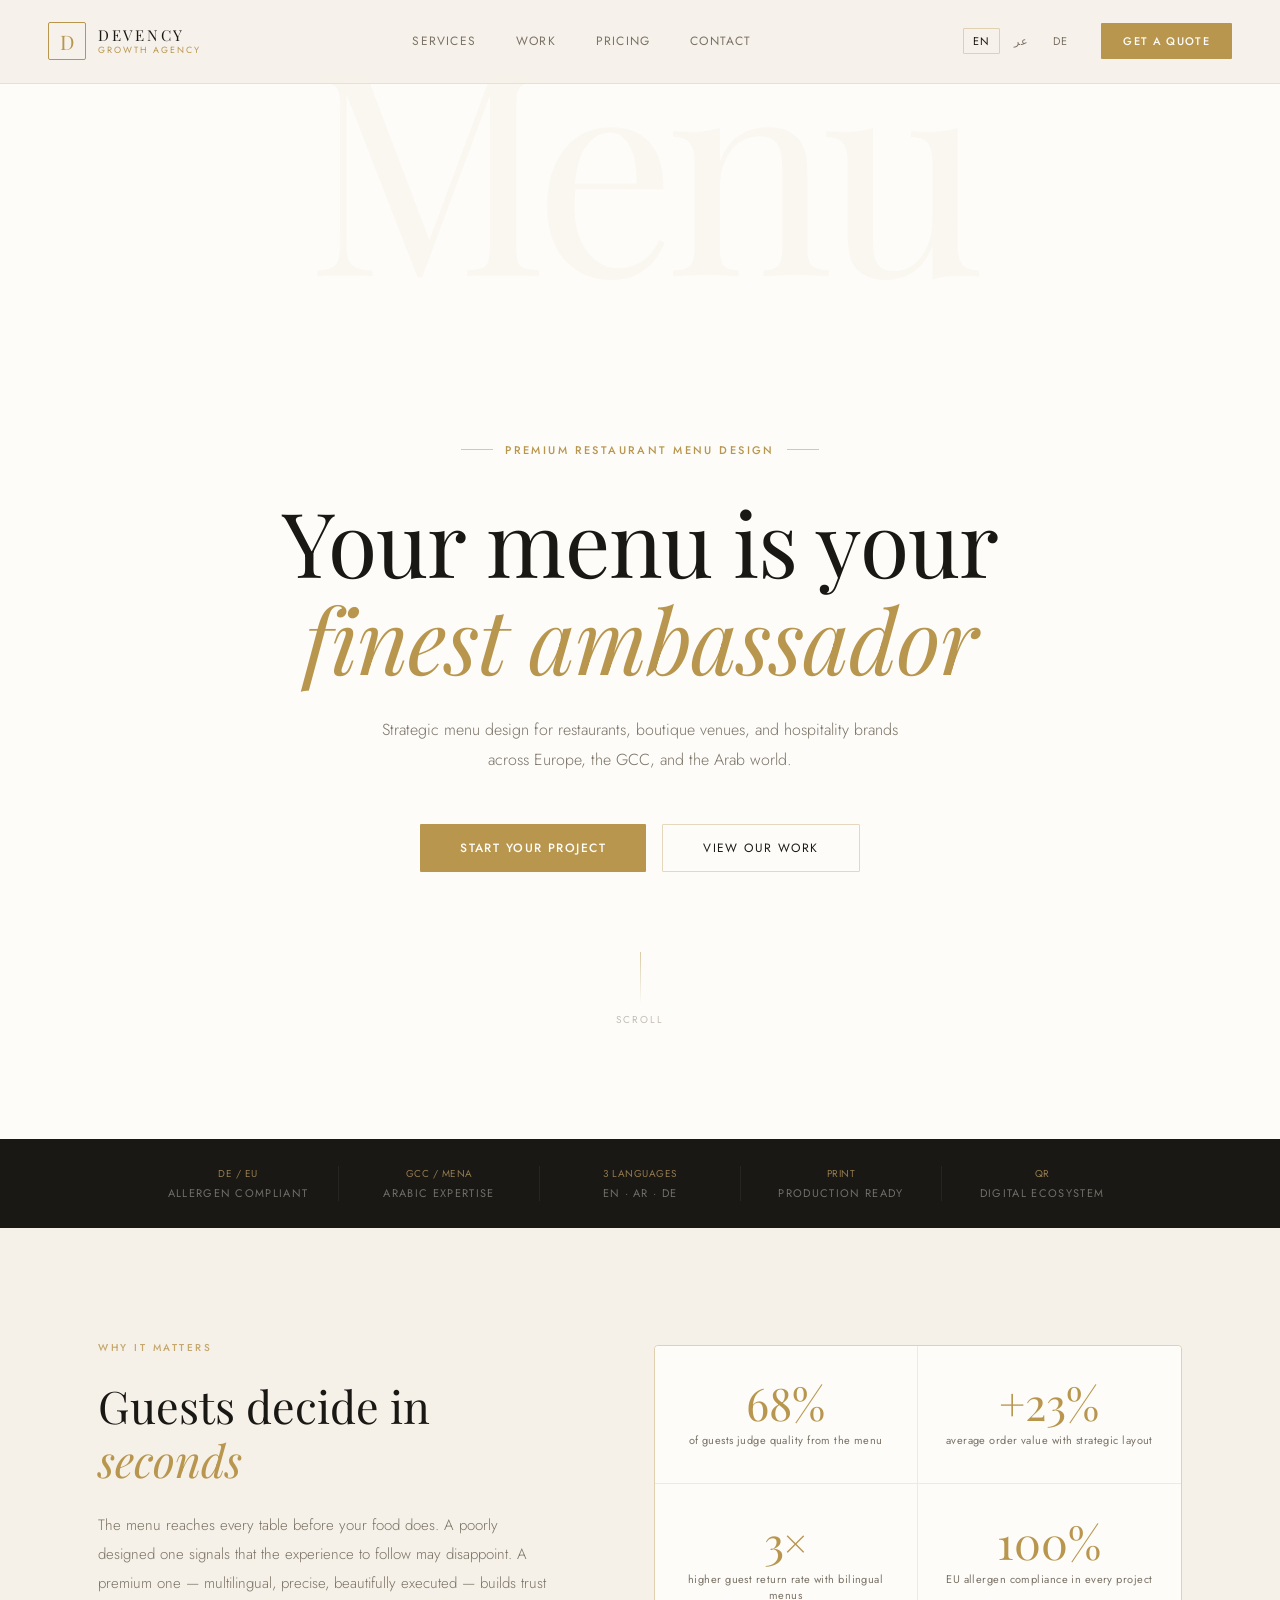
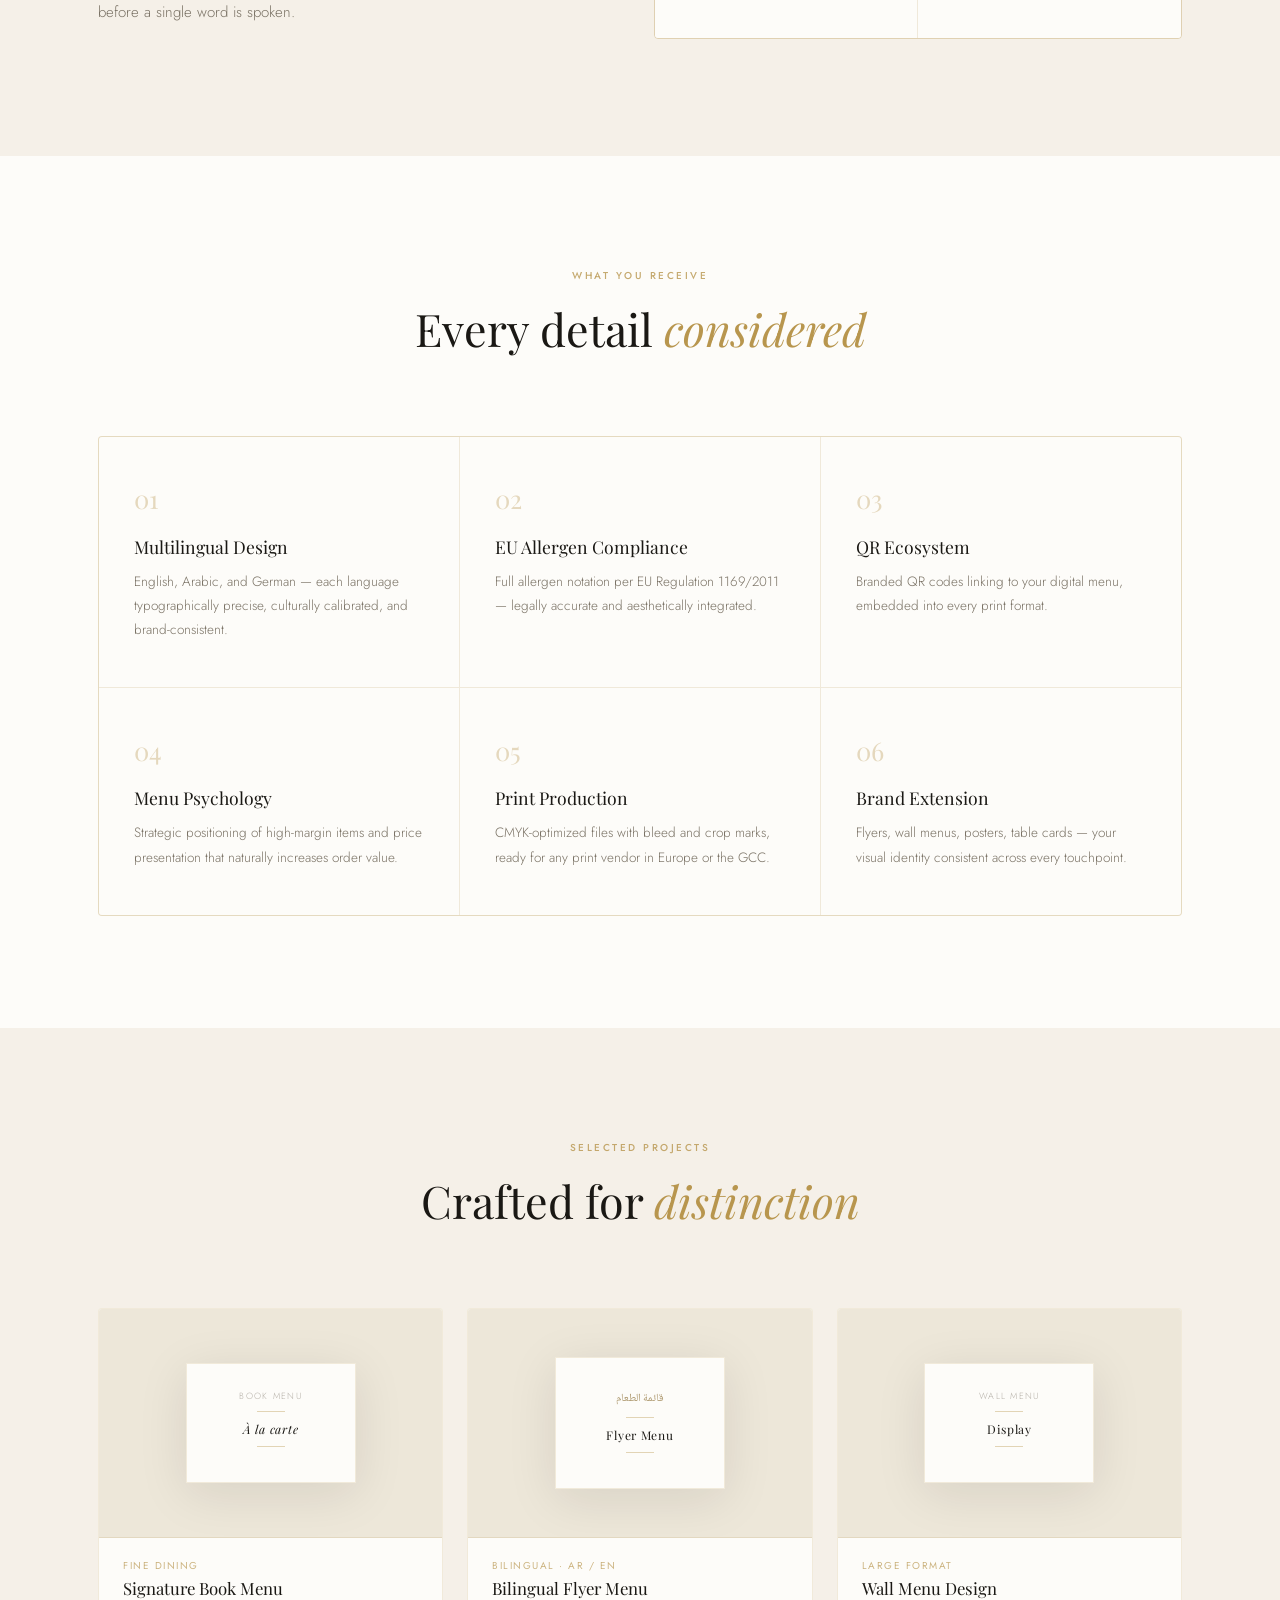
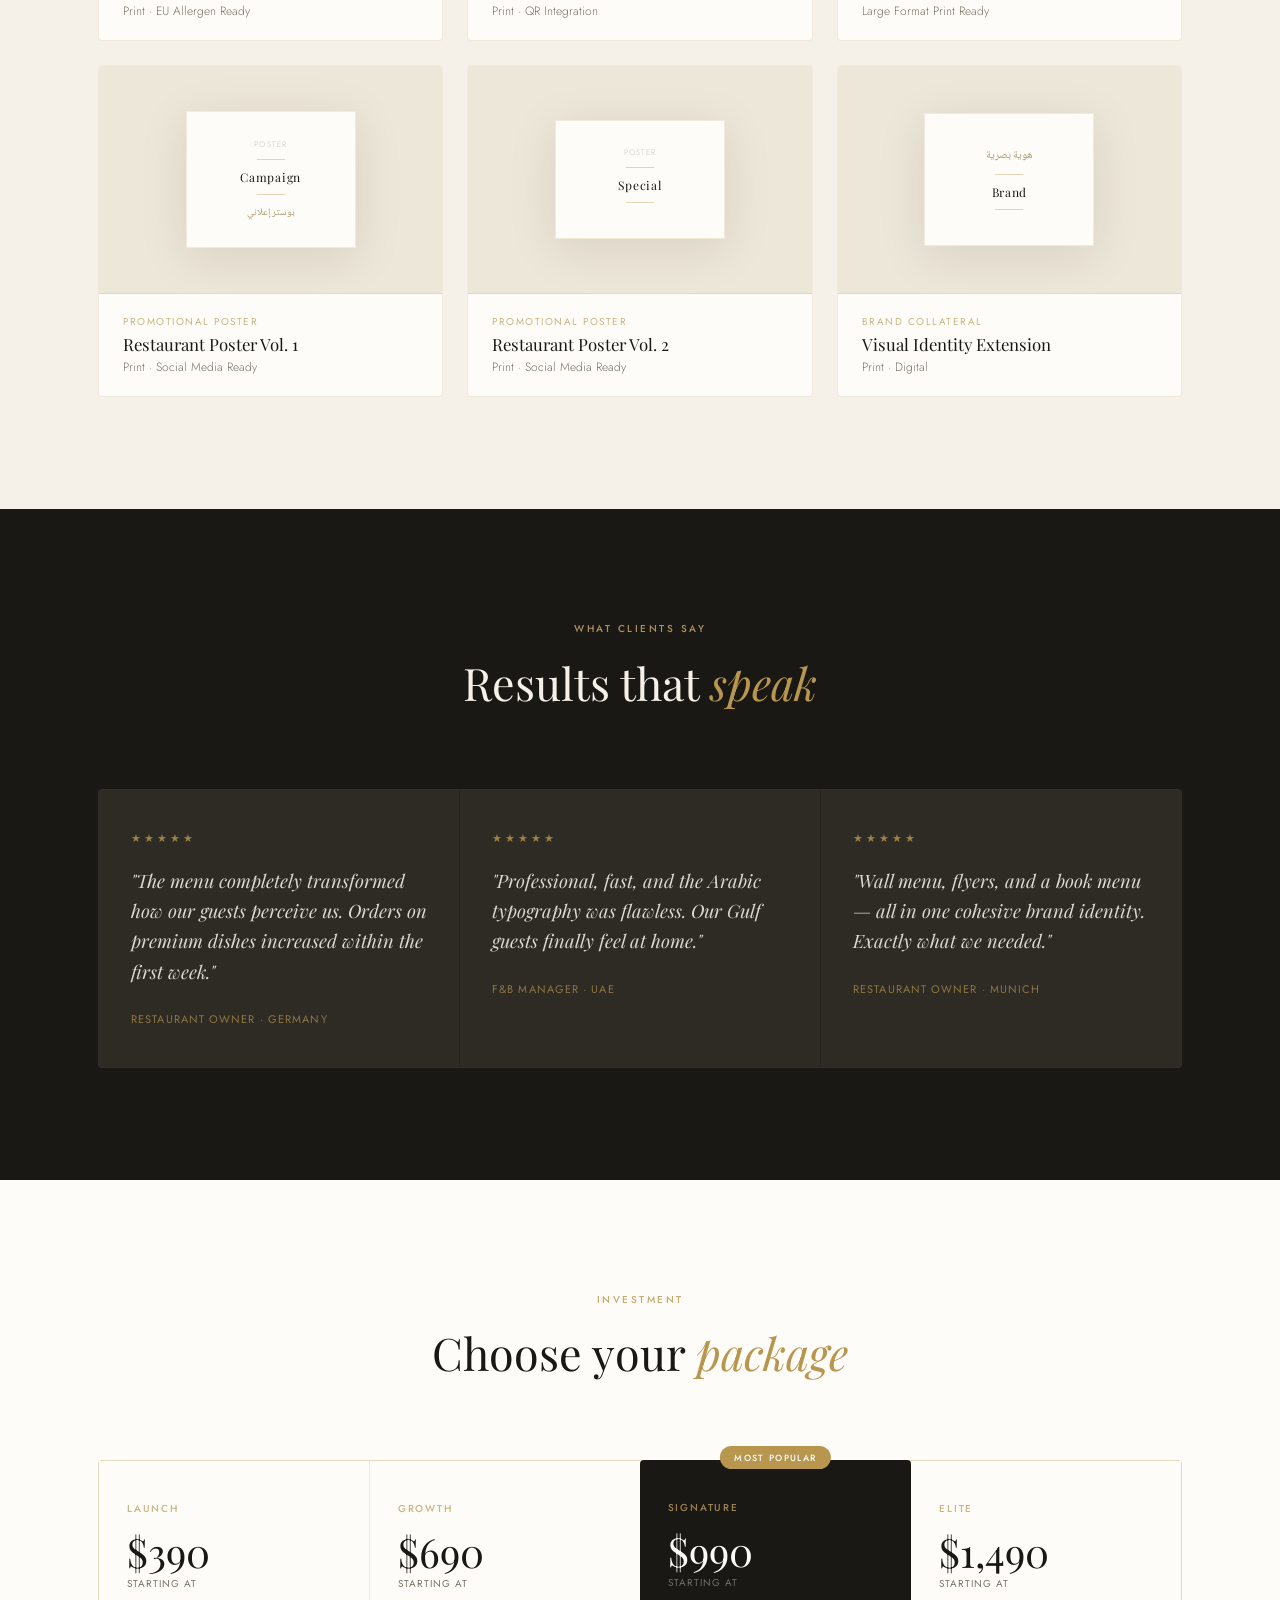
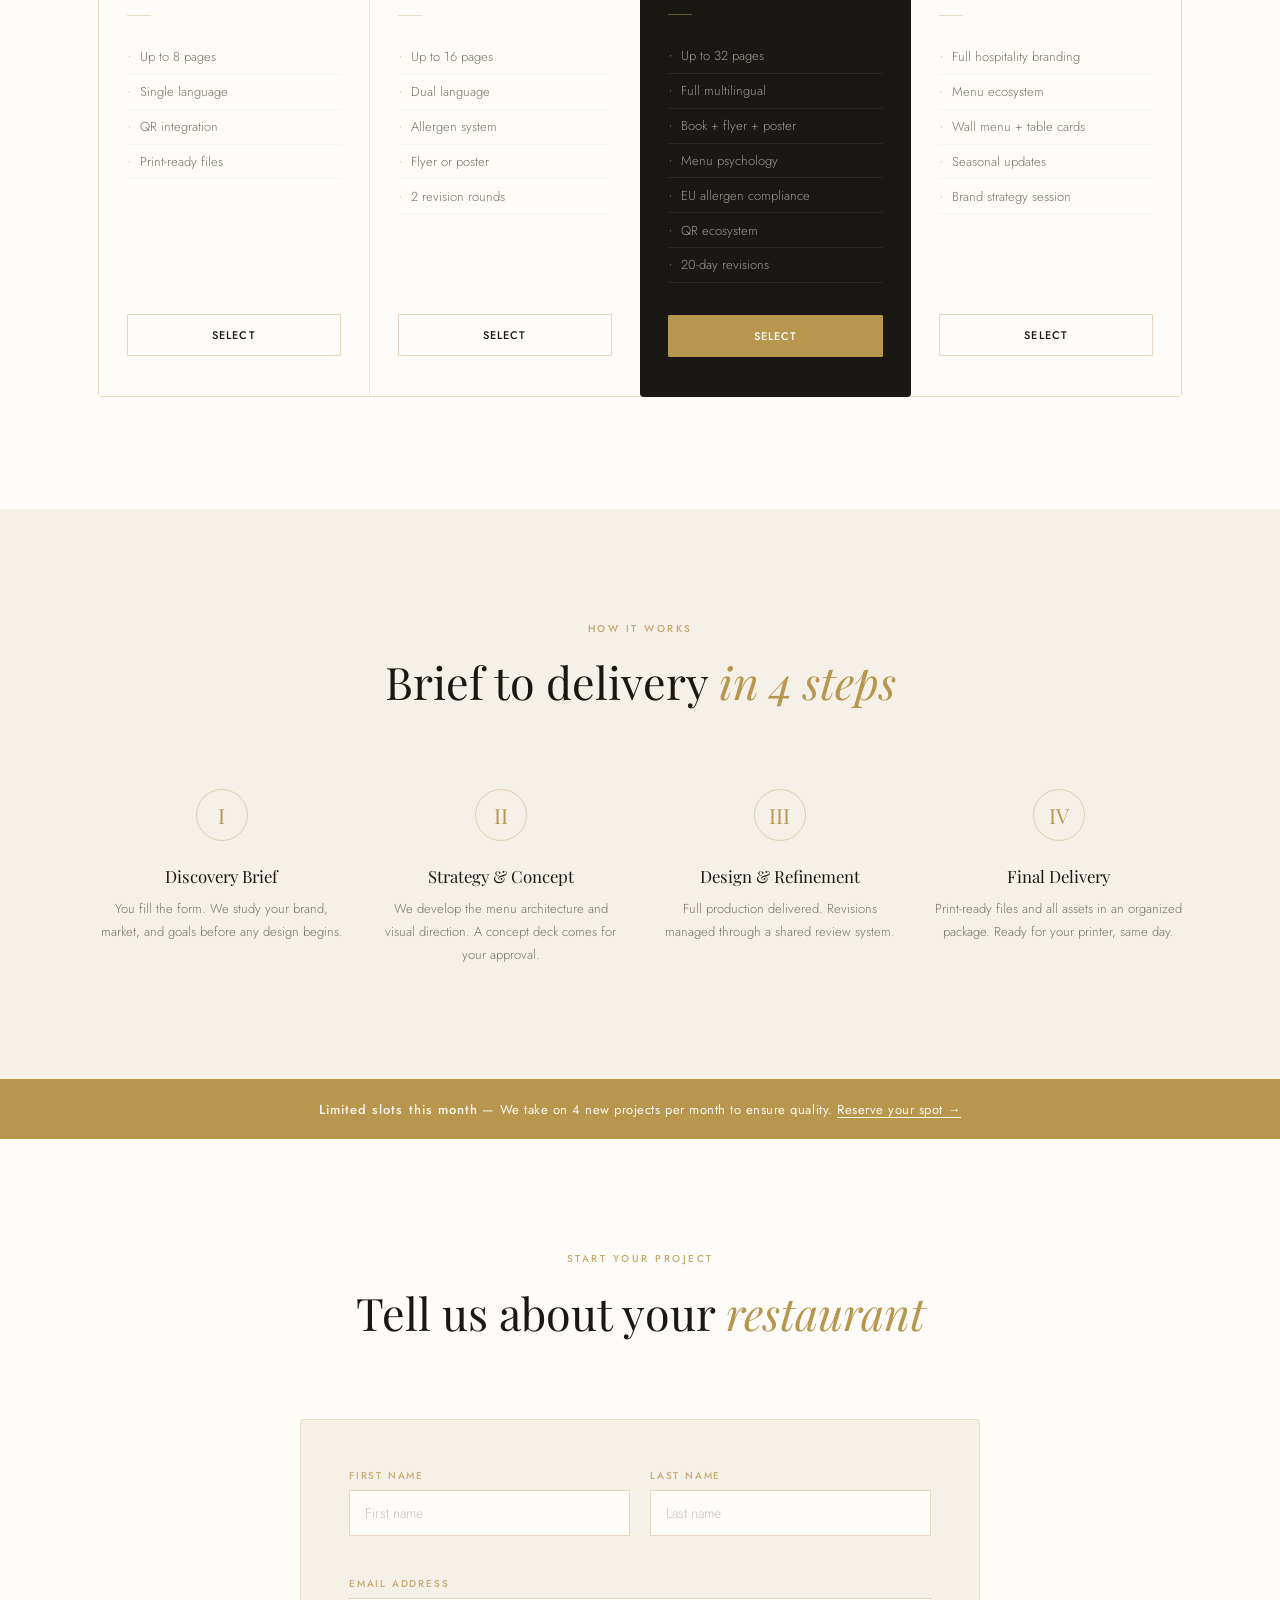
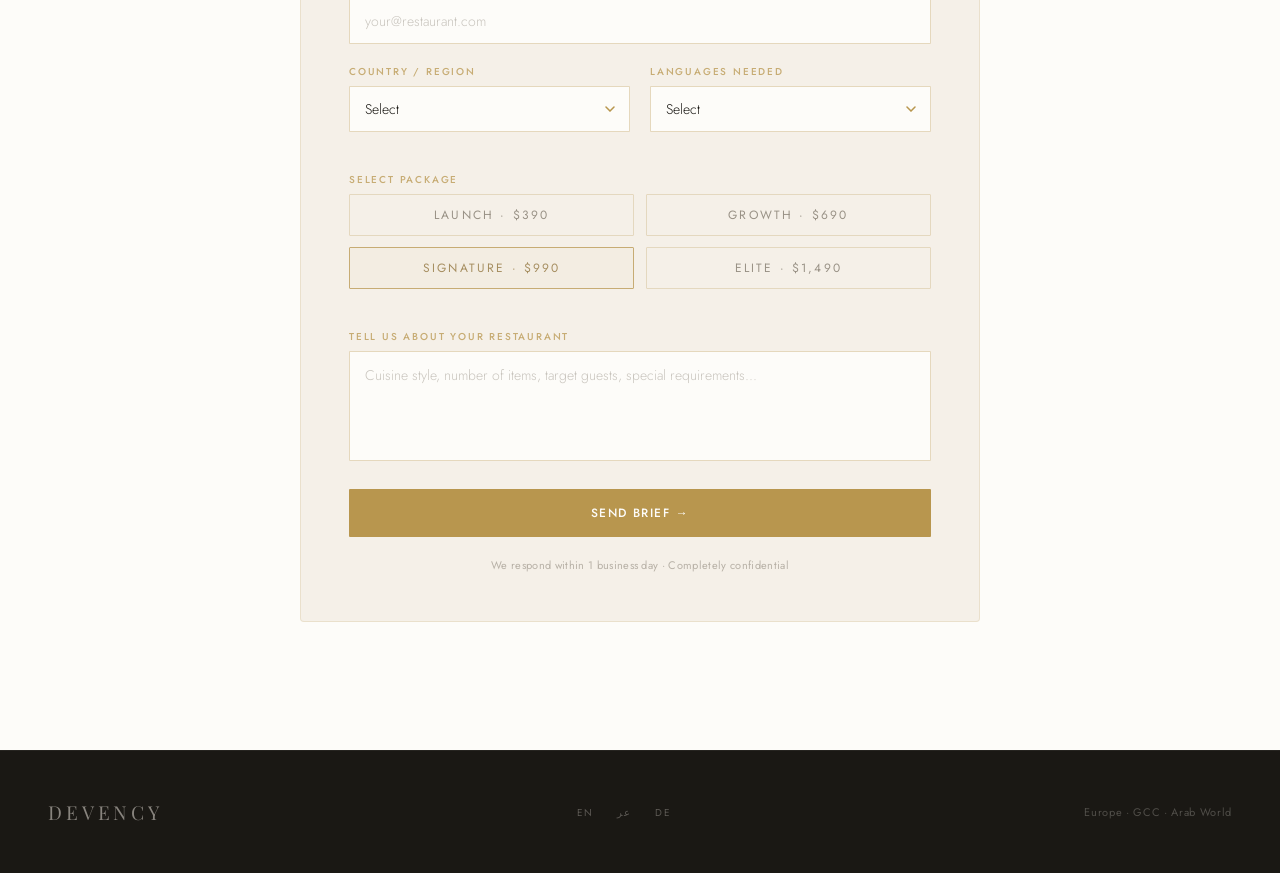
<file: Menu.html>
<!DOCTYPE html>
<html lang="en">
<head>
<meta charset="UTF-8">
<meta name="viewport" content="width=device-width, initial-scale=1.0">
<title>Devency — Restaurant Menu Design</title>
<link rel="preconnect" href="https://fonts.googleapis.com">
<link rel="preconnect" href="https://fonts.gstatic.com" crossorigin>
<link href="https://fonts.googleapis.com/css2?family=Playfair+Display:ital,wght@0,400;0,500;1,400;1,500&family=Jost:wght@300;400;500&family=Noto+Naskh+Arabic:wght@400;500&display=swap" rel="stylesheet">
<style>
*,*::before,*::after{box-sizing:border-box;margin:0;padding:0}
:root{
  --cream:#F5F0E8;--cream2:#EDE7D9;
  --ink:#1A1814;--ink2:#2E2B25;--muted:#7A7265;
  --gold:#B8964E;--gold2:#D4AF6E;--gold3:#8B6D32;
  --white:#FDFCF9;
  --border:rgba(184,150,78,.18);--border2:rgba(184,150,78,.35);
  --serif:'Playfair Display',Georgia,serif;
  --sans:'Jost',sans-serif;
  --arabic:'Noto Naskh Arabic',serif;
  --ease:cubic-bezier(.22,1,.36,1);
}
html{scroll-behavior:smooth}
body{
  font-family:var(--sans);background:var(--cream);color:var(--ink);
  -webkit-font-smoothing:antialiased;overflow-x:hidden;
  direction:ltr; /* NEVER changes — layout always left-to-right */
}

/* ═══ LANGUAGE SYSTEM ═══
   ONLY text content changes.
   Layout, direction, header — NEVER change.
   Each element has ONE visible [data-t] child at a time.
═══════════════════════════════════════════ */
[data-t]{display:none}
/* English (default) */
[data-t="en"]{display:inline}
/* Arabic */
body[data-lang="ar"] [data-t="en"]{display:none}
body[data-lang="ar"] [data-t="ar"]{display:inline}
/* German */
body[data-lang="de"] [data-t="en"]{display:none}
body[data-lang="de"] [data-t="de"]{display:inline}
/* Arabic font always applies to AR spans */
[data-t="ar"]{font-family:var(--arabic)}
/* block-text: children become block instead of inline */
.bt [data-t]{display:none}
.bt [data-t="en"]{display:block}
body[data-lang="ar"] .bt [data-t="en"]{display:none}
body[data-lang="ar"] .bt [data-t="ar"]{display:block}
body[data-lang="de"] .bt [data-t="en"]{display:none}
body[data-lang="de"] .bt [data-t="de"]{display:block}

/* ═══ NAV ═══ */
nav{position:fixed;top:0;left:0;right:0;z-index:100;display:flex;align-items:center;justify-content:space-between;padding:1.4rem 3rem;background:rgba(245,240,232,.9);backdrop-filter:blur(16px);border-bottom:1px solid var(--border);transition:padding .4s var(--ease),background .4s var(--ease)}
nav.scrolled{padding:1rem 3rem;background:rgba(245,240,232,.97)}
.nav-logo{display:flex;align-items:center;gap:12px;text-decoration:none;flex-shrink:0}
.logo-mark{width:38px;height:38px;border:1.5px solid var(--gold);border-radius:2px;display:flex;align-items:center;justify-content:center;overflow:hidden;flex-shrink:0}
/* HOW TO ADD LOGO: inside .logo-mark add:
   <img src="logo.png" style="width:100%;height:100%;object-fit:contain;padding:5px">
   then remove the ::before rule below */
.logo-mark::before{content:'D';font-family:var(--serif);font-size:20px;color:var(--gold)}
.logo-text-block{display:flex;flex-direction:column;line-height:1}
.logo-name{font-family:var(--serif);font-size:15px;font-weight:400;letter-spacing:.18em;text-transform:uppercase;color:var(--ink)}
.logo-tagline{font-size:9px;letter-spacing:.22em;text-transform:uppercase;color:var(--gold);font-weight:400;margin-top:2px}
.nav-links{display:flex;align-items:center;gap:2.5rem}
.nav-links a{font-size:12px;font-weight:400;letter-spacing:.1em;text-transform:uppercase;color:var(--muted);text-decoration:none;transition:color .25s}
.nav-links a:hover{color:var(--ink)}
.nav-right{display:flex;align-items:center;gap:1.5rem}
.lang-switcher{display:flex;gap:4px}
.lang-btn{font-size:11px;font-weight:400;letter-spacing:.08em;color:var(--muted);cursor:pointer;padding:4px 9px;border:1px solid transparent;border-radius:1px;background:none;transition:all .2s;font-family:var(--sans)}
.lang-btn.active,.lang-btn:hover{border-color:var(--border2);color:var(--ink)}
.nav-cta{padding:10px 22px;background:var(--gold);color:var(--white);font-size:11px;font-weight:500;letter-spacing:.12em;text-transform:uppercase;border:none;border-radius:1px;cursor:pointer;text-decoration:none;transition:all .3s var(--ease);white-space:nowrap}
.nav-cta:hover{background:var(--gold3);transform:translateY(-1px)}

/* ═══ HERO ═══ */
.hero{min-height:100vh;display:flex;flex-direction:column;align-items:center;justify-content:center;text-align:center;padding:10rem 2rem 7rem;background:var(--white);position:relative;overflow:hidden}
.hero-bg{position:absolute;font-family:var(--serif);font-size:clamp(10rem,22vw,22rem);font-weight:400;color:rgba(184,150,78,.048);letter-spacing:-.04em;pointer-events:none;user-select:none;line-height:1;top:50%;transform:translateY(-50%);white-space:nowrap}
.hero>*{position:relative;z-index:1}
.hero-eyebrow{display:inline-flex;align-items:center;gap:12px;margin-bottom:2.2rem}
.eyebrow-line{width:32px;height:1px;background:var(--gold);opacity:.5}
.eyebrow-text{font-size:11px;font-weight:500;letter-spacing:.22em;text-transform:uppercase;color:var(--gold)}
.hero-h1{font-family:var(--serif);font-size:clamp(2.8rem,7vw,5.8rem);font-weight:400;line-height:1.08;letter-spacing:-.01em;color:var(--ink);margin-bottom:1.8rem}
.hero-h1 em{font-style:italic;color:var(--gold)}
.hero-sub{font-size:16px;font-weight:300;color:var(--muted);line-height:1.9;max-width:520px;margin:0 auto 3rem}
.hero-actions{display:flex;gap:1rem;justify-content:center;flex-wrap:wrap}
.btn-gold{padding:15px 40px;background:var(--gold);color:var(--white);font-family:var(--sans);font-size:12px;font-weight:500;letter-spacing:.12em;text-transform:uppercase;border:none;border-radius:1px;cursor:pointer;text-decoration:none;display:inline-block;transition:all .35s var(--ease)}
.btn-gold:hover{background:var(--gold3);transform:translateY(-2px)}
.btn-ghost{padding:14px 40px;background:transparent;color:var(--ink);font-family:var(--sans);font-size:12px;font-weight:400;letter-spacing:.12em;text-transform:uppercase;border:1px solid var(--border2);border-radius:1px;cursor:pointer;text-decoration:none;display:inline-block;transition:all .3s var(--ease)}
.btn-ghost:hover{border-color:var(--gold);color:var(--gold)}
.hero-scroll{margin-top:5rem;display:flex;flex-direction:column;align-items:center;gap:8px}
.scroll-line{width:1px;height:52px;background:linear-gradient(to bottom,var(--gold),transparent);opacity:.5;animation:spulse 2s ease-in-out infinite}
.scroll-label{font-size:10px;letter-spacing:.2em;text-transform:uppercase;color:var(--muted);opacity:.45}
@keyframes spulse{0%,100%{opacity:.25}50%{opacity:.65}}

/* ═══ TRUST ═══ */
.trust{background:var(--ink);padding:1.7rem 0}
.trust-inner{display:flex;justify-content:center;align-items:center;max-width:1100px;margin:0 auto;padding:0 3rem}
.trust-item{flex:1;text-align:center;font-size:11px;font-weight:400;letter-spacing:.12em;text-transform:uppercase;color:rgba(245,240,232,.4);padding:0 1.5rem;border-right:1px solid rgba(255,255,255,.06)}
.trust-item:last-child{border-right:none}
.trust-item span.label{display:block;font-size:10px;color:var(--gold2);opacity:.65;margin-bottom:4px;letter-spacing:.05em}

/* ═══ LAYOUT ═══ */
section{padding:7rem 0}
.container{max-width:1180px;margin:0 auto;padding:0 3rem}
.container-sm{max-width:820px;margin:0 auto;padding:0 3rem}
.section-header{text-align:center;margin-bottom:5rem}
.section-label{font-size:10px;font-weight:500;letter-spacing:.25em;text-transform:uppercase;color:var(--gold);margin-bottom:1.2rem;display:block;opacity:.8}
.section-h2{font-family:var(--serif);font-size:clamp(2rem,3.5vw,3rem);font-weight:400;line-height:1.2;color:var(--ink)}
.section-h2 em{font-style:italic;color:var(--gold)}

/* ═══ STORY ═══ */
.story{background:var(--cream)}
.story-grid{display:grid;grid-template-columns:1fr 1.15fr;gap:6rem;align-items:center}
.story-label{font-size:10px;font-weight:500;letter-spacing:.25em;text-transform:uppercase;color:var(--gold);margin-bottom:1.5rem;opacity:.8}
.story-h2{font-family:var(--serif);font-size:clamp(2rem,3.5vw,3rem);font-weight:400;line-height:1.2;color:var(--ink);margin-bottom:1.5rem}
.story-h2 em{font-style:italic;color:var(--gold)}
.story-p{font-size:15px;font-weight:300;color:var(--muted);line-height:1.95;margin-bottom:1rem}
.story-figures{display:grid;grid-template-columns:1fr 1fr;border:1px solid var(--border2);border-radius:4px;overflow:hidden}
.fig{padding:2.2rem 1.5rem;background:var(--white);text-align:center;border-right:1px solid var(--border);border-bottom:1px solid var(--border)}
.fig:nth-child(2n){border-right:none}
.fig:nth-child(3),.fig:nth-child(4){border-bottom:none}
.fig-number{font-family:var(--serif);font-size:2.8rem;font-weight:400;color:var(--gold);line-height:1;margin-bottom:.4rem}
.fig-label{font-size:11px;font-weight:400;letter-spacing:.04em;color:var(--muted)}

/* ═══ SERVICES ═══ */
.services{background:var(--white)}
.services-row{display:grid;grid-template-columns:repeat(3,1fr);gap:1px;background:var(--border);border:1px solid var(--border);border-radius:4px;overflow:hidden}
.svc{background:var(--white);padding:2.8rem 2.2rem;transition:background .3s}
.svc:hover{background:var(--cream)}
.svc-num{font-family:var(--serif);font-size:1.6rem;font-weight:400;color:var(--border2);margin-bottom:1.2rem}
.svc-title{font-family:var(--serif);font-size:1.1rem;font-weight:400;color:var(--ink);margin-bottom:.75rem}
.svc-desc{font-size:13.5px;font-weight:300;color:var(--muted);line-height:1.8}

/* ═══ PORTFOLIO ═══ */
.portfolio-section{background:var(--cream);padding:7rem 0}
.portfolio-grid{display:grid;grid-template-columns:repeat(3,1fr);gap:1.5rem}
.pcard{border:1px solid var(--border);border-radius:4px;overflow:hidden;background:var(--white);transition:transform .4s var(--ease),border-color .3s,box-shadow .4s;cursor:pointer}
.pcard:hover{transform:translateY(-10px);border-color:var(--border2);box-shadow:0 20px 60px rgba(26,24,20,.09)}
.pcard-img{aspect-ratio:3/2;background:var(--cream2);display:flex;align-items:center;justify-content:center;border-bottom:1px solid var(--border);overflow:hidden}
/* IMAGE SLOTS — replace .menu-preview with:
   <img src="menu-project-0X.jpg" loading="lazy" style="width:100%;height:100%;object-fit:cover;display:block">
   Files: menu-project-01.jpg (book) 02 (flyer) 03 (wall) 04 (poster1) 05 (poster2) 06 (extra)
   Spec: 900×600px min, 3:2, JPG 80% */
.menu-preview{width:68%;max-width:170px;background:var(--white);border:1px solid var(--border);padding:1.6rem 1.1rem;text-align:center;box-shadow:0 10px 50px rgba(26,24,20,.1)}
.mp-rule{width:28px;height:1px;background:var(--gold);opacity:.4;margin:9px auto}
.mp-title{font-family:var(--serif);font-size:12px;font-weight:400;color:var(--ink);letter-spacing:.06em}
.mp-sub{font-size:9px;letter-spacing:.14em;text-transform:uppercase;color:var(--muted);opacity:.55;font-weight:300}
.mp-ar{font-family:var(--arabic);font-size:11px;color:var(--gold3);opacity:.7;margin-top:6px}
.pcard-meta{padding:1.25rem 1.5rem}
.pcard-region{font-size:10px;letter-spacing:.15em;text-transform:uppercase;color:var(--gold);opacity:.7;margin-bottom:4px;font-weight:400}
.pcard-name{font-family:var(--serif);font-size:1.05rem;font-weight:400;color:var(--ink)}
.pcard-type{font-size:12px;color:var(--muted);font-weight:300;margin-top:3px}

/* ═══ TESTIMONIALS ═══ */
.testimonials{background:var(--ink);padding:7rem 0}
.testimonials .section-h2{color:var(--cream)}
.testimonials .section-label{color:var(--gold2)}
.testi-grid{display:grid;grid-template-columns:repeat(3,1fr);gap:1px;background:rgba(255,255,255,.05);border:1px solid rgba(255,255,255,.05);border-radius:4px;overflow:hidden;margin-top:4rem}
.tcard{background:var(--ink2);padding:2.5rem 2rem}
.tcard-stars{color:var(--gold);letter-spacing:3px;font-size:11px;margin-bottom:1.2rem;opacity:.8}
.tcard-quote{font-family:var(--serif);font-size:1.15rem;font-weight:400;font-style:italic;color:var(--cream);line-height:1.65;margin-bottom:1.5rem;opacity:.88}
.tcard-author{font-size:11px;letter-spacing:.1em;text-transform:uppercase;color:var(--gold);opacity:.7}

/* ═══ PRICING ═══ */
.pricing{background:var(--white)}
.pricing-grid{display:grid;grid-template-columns:repeat(4,1fr);gap:1px;background:var(--border);border:1px solid var(--border);border-radius:4px;overflow:visible;margin-top:4rem;position:relative}
.prc{background:var(--white);padding:2.5rem 1.75rem;display:flex;flex-direction:column;position:relative;transition:background .3s}
.prc:hover{background:var(--cream)}
.prc.featured{background:var(--ink);z-index:2;margin:-1px;border-radius:4px}
.prc.featured:hover{background:var(--ink2)}
.prc-badge{position:absolute;top:-14px;left:50%;transform:translateX(-50%);background:var(--gold);color:var(--white);font-size:9px;font-weight:500;letter-spacing:.15em;text-transform:uppercase;padding:5px 14px;border-radius:100px;white-space:nowrap}
.prc-tier{font-size:10px;font-weight:500;letter-spacing:.18em;text-transform:uppercase;color:var(--gold);margin-bottom:1rem;opacity:.7}
.prc.featured .prc-tier{color:var(--gold2)}
.prc-price{font-family:var(--serif);font-size:2.5rem;font-weight:400;color:var(--ink);line-height:1;margin-bottom:4px}
.prc.featured .prc-price{color:var(--white)}
.prc-from{font-size:10px;letter-spacing:.1em;text-transform:uppercase;color:var(--muted);margin-bottom:1.5rem}
.prc.featured .prc-from{color:rgba(245,240,232,.4)}
.prc-rule{width:24px;height:1px;background:var(--gold);opacity:.3;margin-bottom:1.5rem}
.prc-features{list-style:none;flex:1}
.prc-features li{font-size:13px;font-weight:300;color:var(--muted);padding:.45rem 0;border-bottom:1px solid rgba(184,150,78,.07);display:flex;align-items:flex-start;gap:8px;line-height:1.5}
.prc.featured .prc-features li{color:rgba(245,240,232,.6);border-color:rgba(245,240,232,.07)}
.prc-features li::before{content:'·';color:var(--gold);opacity:.6;flex-shrink:0;font-size:18px;line-height:1;margin-top:-1px}
.prc.featured .prc-features li::before{color:var(--gold2)}
.prc-btn{display:block;width:100%;padding:12px;margin-top:2rem;font-family:var(--sans);font-size:11px;font-weight:500;letter-spacing:.1em;text-transform:uppercase;border:1px solid var(--border2);background:transparent;color:var(--ink);cursor:pointer;border-radius:1px;transition:all .3s var(--ease)}
.prc-btn:hover{border-color:var(--gold);color:var(--gold)}
.prc.featured .prc-btn{background:var(--gold);border-color:var(--gold);color:var(--white)}
.prc.featured .prc-btn:hover{background:var(--gold2)}

/* ═══ PROCESS ═══ */
.process{background:var(--cream)}
.process-steps{display:grid;grid-template-columns:repeat(4,1fr);gap:2rem;margin-top:5rem}
.pstep{text-align:center}
.pstep-num{width:52px;height:52px;border:1px solid var(--border2);border-radius:50%;display:flex;align-items:center;justify-content:center;margin:0 auto 1.5rem;font-family:var(--serif);font-size:1.3rem;font-weight:400;color:var(--gold)}
.pstep-title{font-family:var(--serif);font-size:1.05rem;font-weight:400;color:var(--ink);margin-bottom:.6rem}
.pstep-desc{font-size:13px;font-weight:300;color:var(--muted);line-height:1.8}

/* ═══ URGENCY ═══ */
.urgency{background:var(--gold);padding:1.3rem 3rem;text-align:center}
.urgency p{font-size:13px;font-weight:400;letter-spacing:.04em;color:var(--white);opacity:.95}
.urgency strong{font-weight:500;letter-spacing:.08em}
.urgency a{color:var(--white);text-decoration:underline;text-underline-offset:3px}

/* ═══ FORM ═══ */
.form-section{background:var(--white);padding-bottom:8rem}
.form-wrap{max-width:680px;margin:4rem auto 0;border:1px solid var(--border);border-radius:4px;background:var(--cream);padding:3rem}
.form-row{display:grid;grid-template-columns:1fr 1fr;gap:1.25rem;margin-bottom:1.25rem}
.fg{display:flex;flex-direction:column;gap:7px;margin-bottom:1.25rem}
.fg label{font-size:10px;font-weight:500;letter-spacing:.18em;text-transform:uppercase;color:var(--gold);opacity:.75}
.fg input,.fg select,.fg textarea{padding:12px 15px;background:var(--white);border:1px solid var(--border2);border-radius:1px;font-family:var(--sans);font-size:14px;font-weight:300;color:var(--ink);outline:none;transition:border-color .25s;-webkit-appearance:none;appearance:none}
.fg select{background-image:url("data:image/svg+xml,%3Csvg xmlns='http://www.w3.org/2000/svg' width='10' height='6'%3E%3Cpath d='M1 1l4 4 4-4' stroke='%23B8964E' stroke-width='1.5' fill='none' stroke-linecap='round'/%3E%3C/svg%3E");background-repeat:no-repeat;background-position:right 14px center;padding-right:36px;cursor:pointer}
.fg input::placeholder,.fg textarea::placeholder{color:var(--muted);opacity:.4}
.fg input:focus,.fg select:focus,.fg textarea:focus{border-color:var(--gold)}
.fg textarea{height:110px;resize:none;line-height:1.6}
.pkg-grid{display:grid;grid-template-columns:1fr 1fr;gap:.7rem;margin-bottom:1.25rem}
.pkg-radio{display:none}
.pkg-radio+label{display:block;padding:11px 14px;border:1px solid var(--border2);border-radius:1px;font-size:12px;font-weight:400;color:var(--muted);cursor:pointer;text-align:center;transition:all .25s}
.pkg-radio:checked+label{border-color:var(--gold);color:var(--gold3);background:rgba(184,150,78,.05)}
.submit-btn{width:100%;padding:15px;background:var(--gold);color:var(--white);font-family:var(--sans);font-size:12px;font-weight:500;letter-spacing:.12em;text-transform:uppercase;border:none;border-radius:1px;cursor:pointer;transition:all .3s var(--ease);margin-top:.5rem}
.submit-btn:hover{background:var(--gold3);transform:translateY(-1px)}
.form-note{text-align:center;font-size:11px;color:var(--muted);opacity:.5;margin-top:1.25rem;letter-spacing:.03em}
.success-box{display:none;text-align:center;padding:3rem 2rem}
.success-box.show{display:block}
.success-box h3{font-family:var(--serif);font-size:2rem;font-weight:400;color:var(--ink);margin-bottom:.5rem}
.success-box p{font-size:14px;color:var(--muted);font-weight:300;margin-top:.5rem}
.success-icon{font-family:var(--serif);font-size:2.5rem;color:var(--gold);font-style:italic;margin-bottom:1rem;opacity:.7}

/* ═══ FOOTER ═══ */
footer{background:var(--ink);padding:3rem;display:flex;align-items:center;justify-content:space-between;border-top:1px solid rgba(255,255,255,.05)}
.footer-logo{font-family:var(--serif);font-size:1.2rem;font-weight:400;letter-spacing:.2em;text-transform:uppercase;color:rgba(245,240,232,.5)}
.footer-right{font-size:11px;color:rgba(245,240,232,.25);letter-spacing:.06em}
.footer-langs{display:flex;gap:1.5rem;font-size:10px;letter-spacing:.12em;text-transform:uppercase;color:rgba(245,240,232,.3)}

/* ═══ STICKY ═══ */
.sticky{position:fixed;bottom:2rem;right:2rem;z-index:90;opacity:0;transform:translateY(12px);pointer-events:none;transition:all .4s var(--ease)}
.sticky.show{opacity:1;transform:translateY(0);pointer-events:all}
.sticky a{display:flex;align-items:center;gap:8px;padding:13px 22px;background:var(--ink);color:var(--cream);font-size:12px;font-weight:500;letter-spacing:.1em;text-transform:uppercase;text-decoration:none;border-radius:100px;border:1px solid rgba(255,255,255,.12);transition:all .3s;box-shadow:0 4px 28px rgba(26,24,20,.22)}
.sticky a:hover{background:var(--ink2)}
.sticky-dot{width:7px;height:7px;border-radius:50%;background:var(--gold);flex-shrink:0}

/* ═══ ANIMATIONS ═══ */
.reveal{opacity:0;transform:translateY(26px);transition:opacity .75s var(--ease),transform .75s var(--ease)}
.reveal.in{opacity:1;transform:none}
.d1{transition-delay:.1s}.d2{transition-delay:.2s}.d3{transition-delay:.3s}.d4{transition-delay:.4s}

/* ═══ RESPONSIVE ═══ */
@media(max-width:1024px){
  .pricing-grid{grid-template-columns:1fr 1fr}
  .story-grid{grid-template-columns:1fr;gap:3rem}
  .services-row{grid-template-columns:1fr 1fr}
  .portfolio-grid{grid-template-columns:1fr 1fr}
  .process-steps{grid-template-columns:1fr 1fr;gap:3rem}
  .testi-grid{grid-template-columns:1fr}
}
@media(max-width:768px){
  nav{padding:1.2rem 1.5rem}
  nav.scrolled{padding:.9rem 1.5rem}
  .nav-links{display:none}
  .container,.container-sm{padding:0 1.5rem}
  section{padding:5rem 0}
  .services-row,.portfolio-grid,.pricing-grid,.process-steps,.testi-grid{grid-template-columns:1fr}
  .form-row,.pkg-grid{grid-template-columns:1fr}
  .form-wrap{padding:2rem 1.5rem}
  footer{flex-direction:column;gap:1rem;text-align:center}
  .trust-inner{flex-direction:column;gap:1rem}
  .trust-item{border-right:none;border-bottom:1px solid rgba(255,255,255,.06);padding:.8rem}
}
</style>
</head>

<body data-lang="en">

<!-- ══════════════════ NAV ══════════════════ -->
<nav id="mainNav">
  <a href="#top" class="nav-logo">
    <div class="logo-mark"></div>
    <div class="logo-text-block">
      <span class="logo-name">Devency</span>
      <span class="logo-tagline">
        <span data-t="en">Growth Agency</span><span data-t="ar">وكالة النمو</span><span data-t="de">Wachstumsagentur</span>
      </span>
    </div>
  </a>

  <div class="nav-links">
    <a href="#services"><span data-t="en">Services</span><span data-t="ar">الخدمات</span><span data-t="de">Leistungen</span></a>
    <a href="#portfolio"><span data-t="en">Work</span><span data-t="ar">أعمالنا</span><span data-t="de">Arbeiten</span></a>
    <a href="#pricing"><span data-t="en">Pricing</span><span data-t="ar">الأسعار</span><span data-t="de">Preise</span></a>
    <a href="#contact"><span data-t="en">Contact</span><span data-t="ar">تواصل</span><span data-t="de">Kontakt</span></a>
  </div>

  <div class="nav-right">
    <div class="lang-switcher">
      <button class="lang-btn active" onclick="setLang('en')">EN</button>
      <button class="lang-btn" onclick="setLang('ar')">عر</button>
      <button class="lang-btn" onclick="setLang('de')">DE</button>
    </div>
    <a href="#contact" class="nav-cta">
      <span data-t="en">Get a Quote</span><span data-t="ar">احصل على عرض</span><span data-t="de">Angebot</span>
    </a>
  </div>
</nav>

<!-- ══════════════════ HERO ══════════════════ -->
<section class="hero" id="top">
  <div class="hero-bg" aria-hidden="true">Menu</div>

  <div class="hero-eyebrow reveal">
    <span class="eyebrow-line"></span>
    <span class="eyebrow-text">
      <span data-t="en">Premium Restaurant Menu Design</span>
      <span data-t="ar">تصميم قوائم الطعام الفاخرة</span>
      <span data-t="de">Premium Speisekarten Design</span>
    </span>
    <span class="eyebrow-line"></span>
  </div>

  <h1 class="hero-h1 reveal d2">
    <span data-t="en">Your menu is your<br><em>finest ambassador</em></span>
    <span data-t="ar">قائمتك هي<br><em>سفيرك الأول</em></span>
    <span data-t="de">Ihre Speisekarte ist Ihr<br><em>bester Botschafter</em></span>
  </h1>

  <p class="hero-sub reveal d3 bt">
    <span data-t="en">Strategic menu design for restaurants, boutique venues, and hospitality brands across Europe, the GCC, and the Arab world.</span>
    <span data-t="ar">تصميم استراتيجي لقوائم الطعام للمطاعم وعلامات الضيافة في أوروبا ودول الخليج والعالم العربي.</span>
    <span data-t="de">Strategisches Speisekarten-Design für Restaurants und Hospitality-Marken in Europa, der GCC-Region und der arabischen Welt.</span>
  </p>

  <div class="hero-actions reveal d4">
    <a href="#contact" class="btn-gold">
      <span data-t="en">Start Your Project</span><span data-t="ar">ابدأ مشروعك</span><span data-t="de">Projekt starten</span>
    </a>
    <a href="#portfolio" class="btn-ghost">
      <span data-t="en">View Our Work</span><span data-t="ar">شاهد أعمالنا</span><span data-t="de">Unsere Arbeiten</span>
    </a>
  </div>

  <div class="hero-scroll reveal">
    <div class="scroll-line"></div>
    <span class="scroll-label">
      <span data-t="en">Scroll</span><span data-t="ar">تمرير</span><span data-t="de">Scrollen</span>
    </span>
  </div>
</section>

<!-- ══════════════════ TRUST STRIP ══════════════════ -->
<div class="trust">
  <div class="trust-inner">
    <div class="trust-item"><span class="label">DE / EU</span><span data-t="en">Allergen Compliant</span><span data-t="ar">متوافق مع اللوائح</span><span data-t="de">Allergenkonform</span></div>
    <div class="trust-item"><span class="label">GCC / MENA</span><span data-t="en">Arabic Expertise</span><span data-t="ar">خبرة عربية</span><span data-t="de">Arabische Expertise</span></div>
    <div class="trust-item"><span class="label">3 Languages</span><span data-t="en">EN · AR · DE</span><span data-t="ar">عربي · إنجليزي · ألماني</span><span data-t="de">EN · AR · DE</span></div>
    <div class="trust-item"><span class="label">Print</span><span data-t="en">Production Ready</span><span data-t="ar">جاهز للطباعة</span><span data-t="de">Druckfertig</span></div>
    <div class="trust-item"><span class="label">QR</span><span data-t="en">Digital Ecosystem</span><span data-t="ar">نظام رقمي متكامل</span><span data-t="de">Digitales Ökosystem</span></div>
  </div>
</div>

<!-- ══════════════════ STORY ══════════════════ -->
<section class="story" id="about">
  <div class="container">
    <div class="story-grid">
      <div class="reveal">
        <p class="story-label"><span data-t="en">Why it matters</span><span data-t="ar">لماذا يهم</span><span data-t="de">Warum es wichtig ist</span></p>
        <h2 class="story-h2">
          <span data-t="en">Guests decide in <em>seconds</em></span>
          <span data-t="ar">الضيوف يقررون في <em>ثوانٍ</em></span>
          <span data-t="de">Gäste entscheiden in <em>Sekunden</em></span>
        </h2>
        <p class="story-p bt">
          <span data-t="en">The menu reaches every table before your food does. A poorly designed one signals that the experience to follow may disappoint. A premium one — multilingual, precise, beautifully executed — builds trust before a single word is spoken.</span>
          <span data-t="ar">قائمة الطعام تصل إلى كل طاولة قبل طعامك. قائمة رديئة التصميم تُخبر ضيوفك أن التجربة قد تخذلهم. أما قائمة راقية ومتعددة اللغات ومنفذة باحترافية — فتبني الثقة قبل أن ينطق أحد بكلمة.</span>
          <span data-t="de">Die Speisekarte erreicht jeden Tisch, bevor Ihr Essen es tut. Eine schlecht gestaltete signalisiert Enttäuschung. Eine Premium-Speisekarte — mehrsprachig, präzise, wunderschön gestaltet — schafft Vertrauen, bevor ein Wort gesprochen wird.</span>
        </p>
      </div>
      <div class="story-figures reveal d2">
        <div class="fig">
          <div class="fig-number">68%</div>
          <div class="fig-label"><span data-t="en">of guests judge quality from the menu</span><span data-t="ar">من الضيوف يحكمون على الجودة من القائمة</span><span data-t="de">der Gäste beurteilen die Qualität anhand der Karte</span></div>
        </div>
        <div class="fig">
          <div class="fig-number">+23%</div>
          <div class="fig-label"><span data-t="en">average order value with strategic layout</span><span data-t="ar">زيادة في متوسط قيمة الطلب</span><span data-t="de">höherer Bestellwert durch strategisches Layout</span></div>
        </div>
        <div class="fig">
          <div class="fig-number">3×</div>
          <div class="fig-label"><span data-t="en">higher guest return rate with bilingual menus</span><span data-t="ar">معدل أعلى لعودة الضيوف مع القوائم ثنائية اللغة</span><span data-t="de">mehr Wiederkehrgäste durch mehrsprachige Karten</span></div>
        </div>
        <div class="fig">
          <div class="fig-number">100%</div>
          <div class="fig-label"><span data-t="en">EU allergen compliance in every project</span><span data-t="ar">امتثال كامل للوائح المواد المسببة للحساسية</span><span data-t="de">EU-Allergen-Konformität in jedem Projekt</span></div>
        </div>
      </div>
    </div>
  </div>
</section>

<!-- ══════════════════ SERVICES ══════════════════ -->
<section class="services" id="services">
  <div class="container">
    <div class="section-header reveal">
      <span class="section-label"><span data-t="en">What you receive</span><span data-t="ar">ما ستحصل عليه</span><span data-t="de">Was Sie erhalten</span></span>
      <h2 class="section-h2"><span data-t="en">Every detail <em>considered</em></span><span data-t="ar">كل تفصيل <em>مدروس</em></span><span data-t="de">Jedes Detail <em>durchdacht</em></span></h2>
    </div>
    <div class="services-row">
      <div class="svc reveal">
        <div class="svc-num">01</div>
        <h4 class="svc-title"><span data-t="en">Multilingual Design</span><span data-t="ar">تصميم متعدد اللغات</span><span data-t="de">Mehrsprachiges Design</span></h4>
        <p class="svc-desc bt"><span data-t="en">English, Arabic, and German — each language typographically precise, culturally calibrated, and brand-consistent.</span><span data-t="ar">إنجليزي وعربي وألماني — كل لغة دقيقة طباعياً، ومعايرة ثقافياً، ومتسقة مع الهوية.</span><span data-t="de">Englisch, Arabisch und Deutsch — jede Sprache typografisch präzise und markenkonsistent.</span></p>
      </div>
      <div class="svc reveal d1">
        <div class="svc-num">02</div>
        <h4 class="svc-title"><span data-t="en">EU Allergen Compliance</span><span data-t="ar">الامتثال الأوروبي للحساسية</span><span data-t="de">EU-Allergen-Konformität</span></h4>
        <p class="svc-desc bt"><span data-t="en">Full allergen notation per EU Regulation 1169/2011 — legally accurate and aesthetically integrated.</span><span data-t="ar">نظام إشعارات المواد المسببة للحساسية وفق اللائحة الأوروبية — دقيق قانونياً ومتكامل بصرياً.</span><span data-t="de">Vollständiges Allergensystem gemäß EU-Verordnung 1169/2011 — rechtlich korrekt und ästhetisch integriert.</span></p>
      </div>
      <div class="svc reveal d2">
        <div class="svc-num">03</div>
        <h4 class="svc-title"><span data-t="en">QR Ecosystem</span><span data-t="ar">نظام QR المتكامل</span><span data-t="de">QR-Ökosystem</span></h4>
        <p class="svc-desc bt"><span data-t="en">Branded QR codes linking to your digital menu, embedded into every print format.</span><span data-t="ar">رموز QR مخصصة بهويتك تربط قائمتك الرقمية، مدمجة في كل تنسيقات الطباعة.</span><span data-t="de">Gebrandete QR-Codes für Ihre digitale Speisekarte — eingebettet in alle Druckformate.</span></p>
      </div>
      <div class="svc reveal d1">
        <div class="svc-num">04</div>
        <h4 class="svc-title"><span data-t="en">Menu Psychology</span><span data-t="ar">علم نفس القائمة</span><span data-t="de">Menü-Psychologie</span></h4>
        <p class="svc-desc bt"><span data-t="en">Strategic positioning of high-margin items and price presentation that naturally increases order value.</span><span data-t="ar">توضيع استراتيجي للأصناف الأعلى هامشاً وعرض الأسعار بطريقة ترفع قيمة الطلب بشكل طبيعي.</span><span data-t="de">Strategische Positionierung margenstarker Gerichte, die den Bestellwert natürlich steigert.</span></p>
      </div>
      <div class="svc reveal d2">
        <div class="svc-num">05</div>
        <h4 class="svc-title"><span data-t="en">Print Production</span><span data-t="ar">جاهز للطباعة</span><span data-t="de">Druckproduktion</span></h4>
        <p class="svc-desc bt"><span data-t="en">CMYK-optimized files with bleed and crop marks, ready for any print vendor in Europe or the GCC.</span><span data-t="ar">ملفات محسّنة للطباعة بمواصفات احترافية لأي مطبعة في أوروبا أو الخليج.</span><span data-t="de">CMYK-optimierte Dateien mit Beschnittzugabe — bereit für jeden Druckdienstleister.</span></p>
      </div>
      <div class="svc reveal d3">
        <div class="svc-num">06</div>
        <h4 class="svc-title"><span data-t="en">Brand Extension</span><span data-t="ar">امتداد الهوية</span><span data-t="de">Markenerweiterung</span></h4>
        <p class="svc-desc bt"><span data-t="en">Flyers, wall menus, posters, table cards — your visual identity consistent across every touchpoint.</span><span data-t="ar">فلايرات ومنيو جداري وبوسترات وبطاقات طاولة — هويتك البصرية ممتدة بتناسق في كل نقطة تواصل.</span><span data-t="de">Flyer, Wandmenüs, Poster, Tischkarten — Ihre Identität konsistent an jedem Touchpoint.</span></p>
      </div>
    </div>
  </div>
</section>

<!-- ══════════════════ PORTFOLIO ══════════════════ -->
<section class="portfolio-section" id="portfolio">
  <div class="container">
    <div class="section-header reveal">
      <span class="section-label"><span data-t="en">Selected projects</span><span data-t="ar">مشاريع مختارة</span><span data-t="de">Ausgewählte Projekte</span></span>
      <h2 class="section-h2"><span data-t="en">Crafted for <em>distinction</em></span><span data-t="ar">مصنوع <em>للتميز</em></span><span data-t="de">Geschaffen für <em>Einzigartigkeit</em></span></h2>
    </div>
    <div class="portfolio-grid">

      <!-- Card 1 — Book menu (menu-project-01.jpg) -->
      <div class="pcard reveal" onclick="document.getElementById('contact').scrollIntoView({behavior:'smooth'})">
        <div class="pcard-img">
          <!-- REPLACE: <img src="menu-project-01.jpg" loading="lazy" style="width:100%;height:100%;object-fit:cover;display:block"> -->
          <div class="menu-preview"><div class="mp-sub"><span data-t="en">Book Menu</span><span data-t="ar">منيو دفتر</span><span data-t="de">Buchmenü</span></div><div class="mp-rule"></div><div class="mp-title" style="font-family:var(--serif);font-style:italic">À la carte</div><div class="mp-rule"></div></div>
        </div>
        <div class="pcard-meta">
          <div class="pcard-region"><span data-t="en">Fine Dining</span><span data-t="ar">مطعم راقٍ</span><span data-t="de">Gehobenes Restaurant</span></div>
          <div class="pcard-name"><span data-t="en">Signature Book Menu</span><span data-t="ar">منيو دفتر التوقيع</span><span data-t="de">Signatur-Buchmenü</span></div>
          <div class="pcard-type"><span data-t="en">Print · EU Allergen Ready</span><span data-t="ar">طباعة · متوافق مع لوائح الحساسية</span><span data-t="de">Druck · EU-Allergenkonform</span></div>
        </div>
      </div>

      <!-- Card 2 — Flyer menu (menu-project-02.jpg) -->
      <div class="pcard reveal d1" onclick="document.getElementById('contact').scrollIntoView({behavior:'smooth'})">
        <div class="pcard-img">
          <!-- REPLACE: <img src="menu-project-02.jpg" loading="lazy" style="width:100%;height:100%;object-fit:cover;display:block"> -->
          <div class="menu-preview"><div class="mp-ar">قائمة الطعام</div><div class="mp-rule"></div><div class="mp-title">Flyer Menu</div><div class="mp-rule"></div></div>
        </div>
        <div class="pcard-meta">
          <div class="pcard-region"><span data-t="en">Bilingual · AR / EN</span><span data-t="ar">عربي · إنجليزي</span><span data-t="de">Zweisprachig · AR / EN</span></div>
          <div class="pcard-name"><span data-t="en">Bilingual Flyer Menu</span><span data-t="ar">فلاير منيو ثنائي اللغة</span><span data-t="de">Zweisprachiges Flyer-Menü</span></div>
          <div class="pcard-type"><span data-t="en">Print · QR Integration</span><span data-t="ar">طباعة · نظام QR</span><span data-t="de">Druck · QR-Integration</span></div>
        </div>
      </div>

      <!-- Card 3 — Wall menu (menu-project-03.jpg) -->
      <div class="pcard reveal d2" onclick="document.getElementById('contact').scrollIntoView({behavior:'smooth'})">
        <div class="pcard-img">
          <!-- REPLACE: <img src="menu-project-03.jpg" loading="lazy" style="width:100%;height:100%;object-fit:cover;display:block"> -->
          <div class="menu-preview"><div class="mp-sub"><span data-t="en">Wall Menu</span><span data-t="ar">منيو جداري</span><span data-t="de">Wandmenü</span></div><div class="mp-rule"></div><div class="mp-title" style="font-family:var(--serif)">Display</div><div class="mp-rule"></div></div>
        </div>
        <div class="pcard-meta">
          <div class="pcard-region"><span data-t="en">Large Format</span><span data-t="ar">طباعة كبيرة</span><span data-t="de">Großformat</span></div>
          <div class="pcard-name"><span data-t="en">Wall Menu Design</span><span data-t="ar">تصميم منيو جداري</span><span data-t="de">Wandmenü-Design</span></div>
          <div class="pcard-type"><span data-t="en">Large Format Print Ready</span><span data-t="ar">جاهز للطباعة الكبيرة</span><span data-t="de">Großformat druckfertig</span></div>
        </div>
      </div>

      <!-- Card 4 — Poster 1 (menu-project-04.jpg) -->
      <div class="pcard reveal" onclick="document.getElementById('contact').scrollIntoView({behavior:'smooth'})">
        <div class="pcard-img">
          <!-- REPLACE: <img src="menu-project-04.jpg" loading="lazy" style="width:100%;height:100%;object-fit:cover;display:block"> -->
          <div class="menu-preview"><div class="mp-sub" style="font-size:8px;opacity:.4">POSTER</div><div class="mp-rule"></div><div class="mp-title" style="font-family:var(--serif)">Campaign</div><div class="mp-rule"></div><div class="mp-ar" style="font-size:10px">بوستر إعلاني</div></div>
        </div>
        <div class="pcard-meta">
          <div class="pcard-region"><span data-t="en">Promotional Poster</span><span data-t="ar">بوستر ترويجي</span><span data-t="de">Werbe-Poster</span></div>
          <div class="pcard-name"><span data-t="en">Restaurant Poster Vol. 1</span><span data-t="ar">بوستر مطعم — الأول</span><span data-t="de">Restaurant-Poster Vol. 1</span></div>
          <div class="pcard-type"><span data-t="en">Print · Social Media Ready</span><span data-t="ar">طباعة · جاهز لوسائل التواصل</span><span data-t="de">Druck · Social Media Ready</span></div>
        </div>
      </div>

      <!-- Card 5 — Poster 2 (menu-project-05.jpg) -->
      <div class="pcard reveal d1" onclick="document.getElementById('contact').scrollIntoView({behavior:'smooth'})">
        <div class="pcard-img">
          <!-- REPLACE: <img src="menu-project-05.jpg" loading="lazy" style="width:100%;height:100%;object-fit:cover;display:block"> -->
          <div class="menu-preview"><div class="mp-sub" style="font-size:8px;opacity:.4">POSTER</div><div class="mp-rule"></div><div class="mp-title" style="font-family:var(--serif)">Special</div><div class="mp-rule"></div></div>
        </div>
        <div class="pcard-meta">
          <div class="pcard-region"><span data-t="en">Promotional Poster</span><span data-t="ar">بوستر ترويجي</span><span data-t="de">Werbe-Poster</span></div>
          <div class="pcard-name"><span data-t="en">Restaurant Poster Vol. 2</span><span data-t="ar">بوستر مطعم — الثاني</span><span data-t="de">Restaurant-Poster Vol. 2</span></div>
          <div class="pcard-type"><span data-t="en">Print · Social Media Ready</span><span data-t="ar">طباعة · جاهز لوسائل التواصل</span><span data-t="de">Druck · Social Media Ready</span></div>
        </div>
      </div>

      <!-- Card 6 — Extra (menu-project-06.jpg) -->
      <div class="pcard reveal d2" onclick="document.getElementById('contact').scrollIntoView({behavior:'smooth'})">
        <div class="pcard-img">
          <!-- REPLACE: <img src="menu-project-06.jpg" loading="lazy" style="width:100%;height:100%;object-fit:cover;display:block"> -->
          <div class="menu-preview"><div class="mp-ar">هوية بصرية</div><div class="mp-rule"></div><div class="mp-title"><span data-t="en">Brand</span><span data-t="ar">علامة</span><span data-t="de">Marke</span></div><div class="mp-rule"></div></div>
        </div>
        <div class="pcard-meta">
          <div class="pcard-region"><span data-t="en">Brand Collateral</span><span data-t="ar">مواد الهوية البصرية</span><span data-t="de">Marken-Materialien</span></div>
          <div class="pcard-name"><span data-t="en">Visual Identity Extension</span><span data-t="ar">امتداد الهوية البصرية</span><span data-t="de">Visuelle Identität</span></div>
          <div class="pcard-type"><span data-t="en">Print · Digital</span><span data-t="ar">طباعة · رقمي</span><span data-t="de">Druck · Digital</span></div>
        </div>
      </div>

    </div>
  </div>
</section>

<!-- ══════════════════ TESTIMONIALS ══════════════════ -->
<section class="testimonials" id="testimonials">
  <div class="container">
    <div class="section-header reveal">
      <span class="section-label"><span data-t="en">What clients say</span><span data-t="ar">ماذا يقول عملاؤنا</span><span data-t="de">Was Kunden sagen</span></span>
      <h2 class="section-h2"><span data-t="en">Results that <em>speak</em></span><span data-t="ar">نتائج <em>تتحدث بنفسها</em></span><span data-t="de">Ergebnisse, die <em>sprechen</em></span></h2>
    </div>
    <div class="testi-grid">
      <div class="tcard reveal">
        <div class="tcard-stars">★★★★★</div>
        <div class="tcard-quote bt"><span data-t="en">"The menu completely transformed how our guests perceive us. Orders on premium dishes increased within the first week."</span><span data-t="ar">"القائمة غيّرت طريقة نظر ضيوفنا إلينا تماماً. طلبات الأطباق المميزة زادت في الأسبوع الأول."</span><span data-t="de">"Die Speisekarte hat die Wahrnehmung unserer Gäste völlig verändert. Premium-Bestellungen stiegen bereits in der ersten Woche."</span></div>
        <div class="tcard-author"><span data-t="en">Restaurant Owner · Germany</span><span data-t="ar">صاحب مطعم · ألمانيا</span><span data-t="de">Restaurantbesitzer · Deutschland</span></div>
      </div>
      <div class="tcard reveal d1">
        <div class="tcard-stars">★★★★★</div>
        <div class="tcard-quote bt"><span data-t="en">"Professional, fast, and the Arabic typography was flawless. Our Gulf guests finally feel at home."</span><span data-t="ar">"احترافي وسريع والطباعة العربية كانت لا تشوبها شائبة. ضيوفنا الخليجيون يشعرون أخيراً بالراحة."</span><span data-t="de">"Professionell, schnell und die arabische Typografie war makellos. Unsere Golf-Gäste fühlen sich endlich zuhause."</span></div>
        <div class="tcard-author"><span data-t="en">F&B Manager · UAE</span><span data-t="ar">مدير الطعام والشراب · الإمارات</span><span data-t="de">F&B Manager · Vereinigte Arab. Emirate</span></div>
      </div>
      <div class="tcard reveal d2">
        <div class="tcard-stars">★★★★★</div>
        <div class="tcard-quote bt"><span data-t="en">"Wall menu, flyers, and a book menu — all in one cohesive brand identity. Exactly what we needed."</span><span data-t="ar">"منيو جداري وفلايرات ودفتر — جاء كل شيء بهوية بصرية واحدة متماسكة. بالضبط ما احتجناه."</span><span data-t="de">"Wandmenü, Flyer und ein Buchmenü — alles in einer kohärenten Marke. Genau das, was wir brauchten."</span></div>
        <div class="tcard-author"><span data-t="en">Restaurant Owner · Munich</span><span data-t="ar">صاحب مطعم · ميونخ</span><span data-t="de">Restaurantbesitzer · München</span></div>
      </div>
    </div>
  </div>
</section>

<!-- ══════════════════ PRICING ══════════════════ -->
<section class="pricing" id="pricing">
  <div class="container">
    <div class="section-header reveal">
      <span class="section-label"><span data-t="en">Investment</span><span data-t="ar">الاستثمار</span><span data-t="de">Investition</span></span>
      <h2 class="section-h2"><span data-t="en">Choose your <em>package</em></span><span data-t="ar">اختر <em>باقتك</em></span><span data-t="de">Wählen Sie Ihr <em>Paket</em></span></h2>
    </div>
    <div class="pricing-grid">

      <div class="prc reveal">
        <div class="prc-tier"><span data-t="en">Launch</span><span data-t="ar">الإطلاق</span><span data-t="de">Launch</span></div>
        <div class="prc-price">$390</div>
        <div class="prc-from"><span data-t="en">Starting at</span><span data-t="ar">يبدأ من</span><span data-t="de">Ab</span></div>
        <div class="prc-rule"></div>
        <ul class="prc-features">
          <li><span data-t="en">Up to 8 pages</span><span data-t="ar">حتى ٨ صفحات</span><span data-t="de">Bis zu 8 Seiten</span></li>
          <li><span data-t="en">Single language</span><span data-t="ar">لغة واحدة</span><span data-t="de">Eine Sprache</span></li>
          <li><span data-t="en">QR integration</span><span data-t="ar">رمز QR</span><span data-t="de">QR-Integration</span></li>
          <li><span data-t="en">Print-ready files</span><span data-t="ar">ملفات للطباعة</span><span data-t="de">Druckfertige Dateien</span></li>
        </ul>
        <button class="prc-btn" onclick="selectPkg('Launch')"><span data-t="en">Select</span><span data-t="ar">اختر</span><span data-t="de">Wählen</span></button>
      </div>

      <div class="prc reveal d1">
        <div class="prc-tier"><span data-t="en">Growth</span><span data-t="ar">النمو</span><span data-t="de">Growth</span></div>
        <div class="prc-price">$690</div>
        <div class="prc-from"><span data-t="en">Starting at</span><span data-t="ar">يبدأ من</span><span data-t="de">Ab</span></div>
        <div class="prc-rule"></div>
        <ul class="prc-features">
          <li><span data-t="en">Up to 16 pages</span><span data-t="ar">حتى ١٦ صفحة</span><span data-t="de">Bis zu 16 Seiten</span></li>
          <li><span data-t="en">Dual language</span><span data-t="ar">لغتان</span><span data-t="de">Zwei Sprachen</span></li>
          <li><span data-t="en">Allergen system</span><span data-t="ar">نظام الحساسية</span><span data-t="de">Allergensystem</span></li>
          <li><span data-t="en">Flyer or poster</span><span data-t="ar">فلاير أو بوستر</span><span data-t="de">Flyer oder Poster</span></li>
          <li><span data-t="en">2 revision rounds</span><span data-t="ar">جولتا تعديل</span><span data-t="de">2 Revisionsrunden</span></li>
        </ul>
        <button class="prc-btn" onclick="selectPkg('Growth')"><span data-t="en">Select</span><span data-t="ar">اختر</span><span data-t="de">Wählen</span></button>
      </div>

      <div class="prc featured reveal d2">
        <div class="prc-badge"><span data-t="en">Most Popular</span><span data-t="ar">الأكثر طلباً</span><span data-t="de">Beliebtestes</span></div>
        <div class="prc-tier"><span data-t="en">Signature</span><span data-t="ar">التوقيع</span><span data-t="de">Signature</span></div>
        <div class="prc-price" style="color:var(--white)">$990</div>
        <div class="prc-from"><span data-t="en">Starting at</span><span data-t="ar">يبدأ من</span><span data-t="de">Ab</span></div>
        <div class="prc-rule" style="background:var(--gold);opacity:.5"></div>
        <ul class="prc-features">
          <li><span data-t="en">Up to 32 pages</span><span data-t="ar">حتى ٣٢ صفحة</span><span data-t="de">Bis zu 32 Seiten</span></li>
          <li><span data-t="en">Full multilingual</span><span data-t="ar">متعدد اللغات كاملاً</span><span data-t="de">Vollständig mehrsprachig</span></li>
          <li><span data-t="en">Book + flyer + poster</span><span data-t="ar">دفتر + فلاير + بوستر</span><span data-t="de">Buch + Flyer + Poster</span></li>
          <li><span data-t="en">Menu psychology</span><span data-t="ar">استراتيجية القائمة</span><span data-t="de">Menüstrategie</span></li>
          <li><span data-t="en">EU allergen compliance</span><span data-t="ar">امتثال أوروبي كامل</span><span data-t="de">EU-Allergenkonformität</span></li>
          <li><span data-t="en">QR ecosystem</span><span data-t="ar">نظام QR متكامل</span><span data-t="de">QR-Ökosystem</span></li>
          <li><span data-t="en">20-day revisions</span><span data-t="ar">٢٠ يوماً من التعديلات</span><span data-t="de">20 Tage Revisionen</span></li>
        </ul>
        <button class="prc-btn" onclick="selectPkg('Signature')"><span data-t="en">Select</span><span data-t="ar">اختر</span><span data-t="de">Wählen</span></button>
      </div>

      <div class="prc reveal d3">
        <div class="prc-tier"><span data-t="en">Elite</span><span data-t="ar">النخبة</span><span data-t="de">Elite</span></div>
        <div class="prc-price">$1,490</div>
        <div class="prc-from"><span data-t="en">Starting at</span><span data-t="ar">يبدأ من</span><span data-t="de">Ab</span></div>
        <div class="prc-rule"></div>
        <ul class="prc-features">
          <li><span data-t="en">Full hospitality branding</span><span data-t="ar">هوية ضيافة كاملة</span><span data-t="de">Vollständiges Hospitality-Branding</span></li>
          <li><span data-t="en">Menu ecosystem</span><span data-t="ar">منظومة قوائم كاملة</span><span data-t="de">Menü-Ökosystem</span></li>
          <li><span data-t="en">Wall menu + table cards</span><span data-t="ar">منيو جداري + بطاقات طاولة</span><span data-t="de">Wandmenü + Tischkarten</span></li>
          <li><span data-t="en">Seasonal updates</span><span data-t="ar">تحديثات موسمية</span><span data-t="de">Saisonale Aktualisierungen</span></li>
          <li><span data-t="en">Brand strategy session</span><span data-t="ar">جلسة استراتيجية للعلامة</span><span data-t="de">Markenstrategie-Session</span></li>
        </ul>
        <button class="prc-btn" onclick="selectPkg('Elite')"><span data-t="en">Select</span><span data-t="ar">اختر</span><span data-t="de">Wählen</span></button>
      </div>

    </div>
  </div>
</section>

<!-- ══════════════════ PROCESS ══════════════════ -->
<section class="process" id="process">
  <div class="container">
    <div class="section-header reveal">
      <span class="section-label"><span data-t="en">How it works</span><span data-t="ar">كيف يعمل</span><span data-t="de">Wie es funktioniert</span></span>
      <h2 class="section-h2"><span data-t="en">Brief to delivery <em>in 4 steps</em></span><span data-t="ar">من الفكرة إلى التسليم <em>في ٤ خطوات</em></span><span data-t="de">Von der Idee bis zur Lieferung <em>in 4 Schritten</em></span></h2>
    </div>
    <div class="process-steps">
      <div class="pstep reveal">
        <div class="pstep-num">I</div>
        <h4 class="pstep-title"><span data-t="en">Discovery Brief</span><span data-t="ar">البريف الاستكشافي</span><span data-t="de">Discovery Brief</span></h4>
        <p class="pstep-desc bt"><span data-t="en">You fill the form. We study your brand, market, and goals before any design begins.</span><span data-t="ar">تملأ النموذج. ندرس علامتك وسوقك وأهدافك قبل أي تصميم.</span><span data-t="de">Sie füllen das Formular. Wir analysieren Ihre Marke und Ziele.</span></p>
      </div>
      <div class="pstep reveal d1">
        <div class="pstep-num">II</div>
        <h4 class="pstep-title"><span data-t="en">Strategy &amp; Concept</span><span data-t="ar">الاستراتيجية والمفهوم</span><span data-t="de">Strategie &amp; Konzept</span></h4>
        <p class="pstep-desc bt"><span data-t="en">We develop the menu architecture and visual direction. A concept deck comes for your approval.</span><span data-t="ar">نطور بنية القائمة والتوجه البصري. يصلك ملف المفهوم للموافقة.</span><span data-t="de">Wir entwickeln die Menüarchitektur und ein Konzept-Deck zur Freigabe.</span></p>
      </div>
      <div class="pstep reveal d2">
        <div class="pstep-num">III</div>
        <h4 class="pstep-title"><span data-t="en">Design &amp; Refinement</span><span data-t="ar">التصميم والصقل</span><span data-t="de">Design &amp; Verfeinerung</span></h4>
        <p class="pstep-desc bt"><span data-t="en">Full production delivered. Revisions managed through a shared review system.</span><span data-t="ar">يُسلَّم التصميم الكامل. التعديلات منظمة ومدارة عبر نظام مراجعة مشترك.</span><span data-t="de">Vollständiges Design geliefert. Revisionen werden strukturiert verwaltet.</span></p>
      </div>
      <div class="pstep reveal d3">
        <div class="pstep-num">IV</div>
        <h4 class="pstep-title"><span data-t="en">Final Delivery</span><span data-t="ar">التسليم النهائي</span><span data-t="de">Endlieferung</span></h4>
        <p class="pstep-desc bt"><span data-t="en">Print-ready files and all assets in an organized package. Ready for your printer, same day.</span><span data-t="ar">ملفات الطباعة وجميع الأصول في حزمة منظمة. جاهز للمطبعة في نفس اليوم.</span><span data-t="de">Druckfertige Dateien in einem organisierten Paket. Noch am selben Tag druckbereit.</span></p>
      </div>
    </div>
  </div>
</section>

<!-- ══════════════════ URGENCY BAR ══════════════════ -->
<div class="urgency">
  <p class="bt">
    <span data-t="en"><strong>Limited slots this month</strong> — We take on 4 new projects per month to ensure quality. <a href="#contact">Reserve your spot →</a></span>
    <span data-t="ar"><strong>أماكن محدودة هذا الشهر</strong> — نقبل ٤ مشاريع جديدة شهرياً لضمان الجودة. <a href="#contact">احجز مكانك</a></span>
    <span data-t="de"><strong>Begrenzte Plätze diesen Monat</strong> — Wir nehmen 4 neue Projekte pro Monat an. <a href="#contact">Platz reservieren →</a></span>
  </p>
</div>

<!-- ══════════════════ FORM ══════════════════ -->
<section class="form-section" id="contact">
  <div class="container-sm">
    <div class="section-header reveal">
      <span class="section-label"><span data-t="en">Start your project</span><span data-t="ar">ابدأ مشروعك</span><span data-t="de">Projekt starten</span></span>
      <h2 class="section-h2"><span data-t="en">Tell us about your <em>restaurant</em></span><span data-t="ar">أخبرنا عن <em>مطعمك</em></span><span data-t="de">Erzählen Sie uns von Ihrem <em>Restaurant</em></span></h2>
    </div>
    <div class="form-wrap reveal">
      <form id="theForm" novalidate>

        <div class="form-row">
          <div class="fg">
            <label><span data-t="en">First Name</span><span data-t="ar">الاسم الأول</span><span data-t="de">Vorname</span></label>
            <input type="text" id="f_first" placeholder="First name" required>
          </div>
          <div class="fg">
            <label><span data-t="en">Last Name</span><span data-t="ar">اسم العائلة</span><span data-t="de">Nachname</span></label>
            <input type="text" id="f_last" placeholder="Last name" required>
          </div>
        </div>

        <div class="fg">
          <label><span data-t="en">Email Address</span><span data-t="ar">البريد الإلكتروني</span><span data-t="de">E-Mail-Adresse</span></label>
          <input type="email" id="f_email" placeholder="your@restaurant.com" required>
        </div>

        <div class="form-row">
          <div class="fg">
            <label><span data-t="en">Country / Region</span><span data-t="ar">الدولة / المنطقة</span><span data-t="de">Land / Region</span></label>
            <select id="f_country" required>
              <option value="" disabled selected>Select</option>
              <option>Germany</option><option>Austria</option><option>Switzerland</option>
              <option>United Arab Emirates</option><option>Saudi Arabia</option>
              <option>Qatar</option><option>Kuwait</option><option>Bahrain</option><option>Oman</option>
              <option>Syria</option><option>Egypt</option><option>Lebanon</option><option>Jordan</option>
              <option>United Kingdom</option><option>France</option><option>Netherlands</option>
              <option>Other Europe</option><option>Other MENA</option>
            </select>
          </div>
          <div class="fg">
            <label><span data-t="en">Languages Needed</span><span data-t="ar">اللغات المطلوبة</span><span data-t="de">Benötigte Sprachen</span></label>
            <select id="f_lang" required>
              <option value="" disabled selected>Select</option>
              <option>Arabic only</option><option>English only</option><option>German only</option>
              <option>Arabic + English</option><option>English + German</option>
              <option>Arabic + English + German</option><option>Other</option>
            </select>
          </div>
        </div>

        <div class="fg">
          <label><span data-t="en">Select Package</span><span data-t="ar">اختر الباقة</span><span data-t="de">Paket wählen</span></label>
          <div class="pkg-grid">
            <input type="radio" name="pkg" id="p1" value="Launch — $390" class="pkg-radio"><label for="p1">Launch · $390</label>
            <input type="radio" name="pkg" id="p2" value="Growth — $690" class="pkg-radio"><label for="p2">Growth · $690</label>
            <input type="radio" name="pkg" id="p3" value="Signature — $990" class="pkg-radio" checked><label for="p3">Signature · $990</label>
            <input type="radio" name="pkg" id="p4" value="Elite — $1,490" class="pkg-radio"><label for="p4">Elite · $1,490</label>
          </div>
        </div>

        <div class="fg">
          <label><span data-t="en">Tell us about your restaurant</span><span data-t="ar">أخبرنا عن مطعمك</span><span data-t="de">Über Ihr Restaurant</span></label>
          <textarea id="f_msg" placeholder="Cuisine style, number of items, target guests, special requirements..."></textarea>
        </div>

        <button type="submit" class="submit-btn" id="f_btn">
          <span id="f_btn_text">
            <span data-t="en">Send Brief →</span><span data-t="ar">إرسال البريف ←</span><span data-t="de">Brief senden →</span>
          </span>
        </button>
        <p class="form-note bt">
          <span data-t="en">We respond within 1 business day · Completely confidential</span>
          <span data-t="ar">نرد خلال يوم عمل واحد · سري تماماً</span>
          <span data-t="de">Antwort innerhalb 1 Werktags · Vollständig vertraulich</span>
        </p>
      </form>

      <div class="success-box" id="successBox">
        <div class="success-icon">✦</div>
        <h3><span data-t="en">Brief received.</span><span data-t="ar">تم استلام البريف.</span><span data-t="de">Brief erhalten.</span></h3>
        <p class="bt"><span data-t="en">We'll review your project and respond within one business day with a tailored proposal.</span><span data-t="ar">سنراجع مشروعك ونرد خلال يوم عمل بعرض مخصص.</span><span data-t="de">Wir prüfen Ihr Projekt und antworten innerhalb eines Werktags mit einem Angebot.</span></p>
      </div>
    </div>
  </div>
</section>

<!-- ══════════════════ FOOTER ══════════════════ -->
<footer>
  <div class="footer-logo">Devency</div>
  <div class="footer-langs"><span>EN</span><span>عر</span><span>DE</span></div>
  <div class="footer-right">Europe · GCC · Arab World</div>
</footer>

<!-- ══════════════════ STICKY CTA ══════════════════ -->
<div class="sticky" id="stk">
  <a href="#contact">
    <span class="sticky-dot"></span>
    <span data-t="en">Get a Quote</span><span data-t="ar">احصل على عرض</span><span data-t="de">Angebot anfragen</span>
  </a>
</div>

<script>
/* ── NAV SCROLL ── */
const nav=document.getElementById('mainNav'),stk=document.getElementById('stk');
window.addEventListener('scroll',()=>{
  nav.classList.toggle('scrolled',window.scrollY>60);
  stk.classList.toggle('show',window.scrollY>500);
},{passive:true});

/* ── REVEAL ON SCROLL ── */
const io=new IntersectionObserver(es=>es.forEach(e=>{if(e.isIntersecting){e.target.classList.add('in');io.unobserve(e.target)}}),{threshold:.1});
document.querySelectorAll('.reveal').forEach(el=>io.observe(el));

/* ════════════════════════════════════════════
   LANGUAGE SWITCHER
   Rule: ONLY text changes. Layout never moves.
   Body direction stays LTR at all times.
════════════════════════════════════════════ */
function setLang(l){
  document.body.setAttribute('data-lang',l);
  document.documentElement.lang=l==='ar'?'ar':l==='de'?'de':'en';
  const labels={en:'EN',ar:'عر',de:'DE'};
  document.querySelectorAll('.lang-btn').forEach(b=>{
    b.classList.toggle('active',b.textContent.trim()===labels[l]);
  });
}

/* ════════════════════════════════════════════
   PRICING BUTTONS
   Each "Select" → checks the matching radio
   in the form, then scrolls to #contact
════════════════════════════════════════════ */
function selectPkg(name){
  const map={Launch:'p1',Growth:'p2',Signature:'p3',Elite:'p4'};
  const r=document.getElementById(map[name]);
  if(r) r.checked=true;
  document.getElementById('contact').scrollIntoView({behavior:'smooth'});
}

/* ════════════════════════════════════════════
   FORM — Web3Forms
   Get your free access key at web3forms.com
   Replace YOUR_KEY below with your real key.
════════════════════════════════════════════ */
const W3F='YOUR_KEY';
document.getElementById('theForm').addEventListener('submit',async function(e){
  e.preventDefault();
  const ids=['f_first','f_last','f_email','f_country','f_lang'];
  let ok=true;
  ids.forEach(id=>{
    const el=document.getElementById(id);
    if(!el.value.trim()){el.style.borderColor='rgba(200,80,60,.55)';ok=false}
    else el.style.borderColor='';
  });
  if(!ok)return;
  const btn=document.getElementById('f_btn'),txt=document.getElementById('f_btn_text');
  btn.disabled=true;txt.innerHTML='<span>Sending…</span>';
  const pkg=document.querySelector('input[name="pkg"]:checked');
  try{
    const r=await fetch('https://api.web3forms.com/submit',{
      method:'POST',
      headers:{'Content-Type':'application/json','Accept':'application/json'},
      body:JSON.stringify({
        access_key:W3F,
        subject:'Menu Design Brief — Devency',
        from_name:'Devency Website',
        name:document.getElementById('f_first').value+' '+document.getElementById('f_last').value,
        email:document.getElementById('f_email').value,
        country:document.getElementById('f_country').value,
        languages:document.getElementById('f_lang').value,
        package:pkg?pkg.value:'Not selected',
        message:document.getElementById('f_msg').value,
        redirect:'false'
      })
    });
    const d=await r.json();
    if(d.success){
      document.getElementById('theForm').style.display='none';
      document.getElementById('successBox').classList.add('show');
    }else throw 0;
  }catch{
    txt.innerHTML='<span data-t="en">Error — please try again</span>';
    btn.disabled=false;
  }
});
document.querySelectorAll('input,select,textarea').forEach(el=>el.addEventListener('input',()=>el.style.borderColor=''));
</script>
</body>
</html>
</file>
